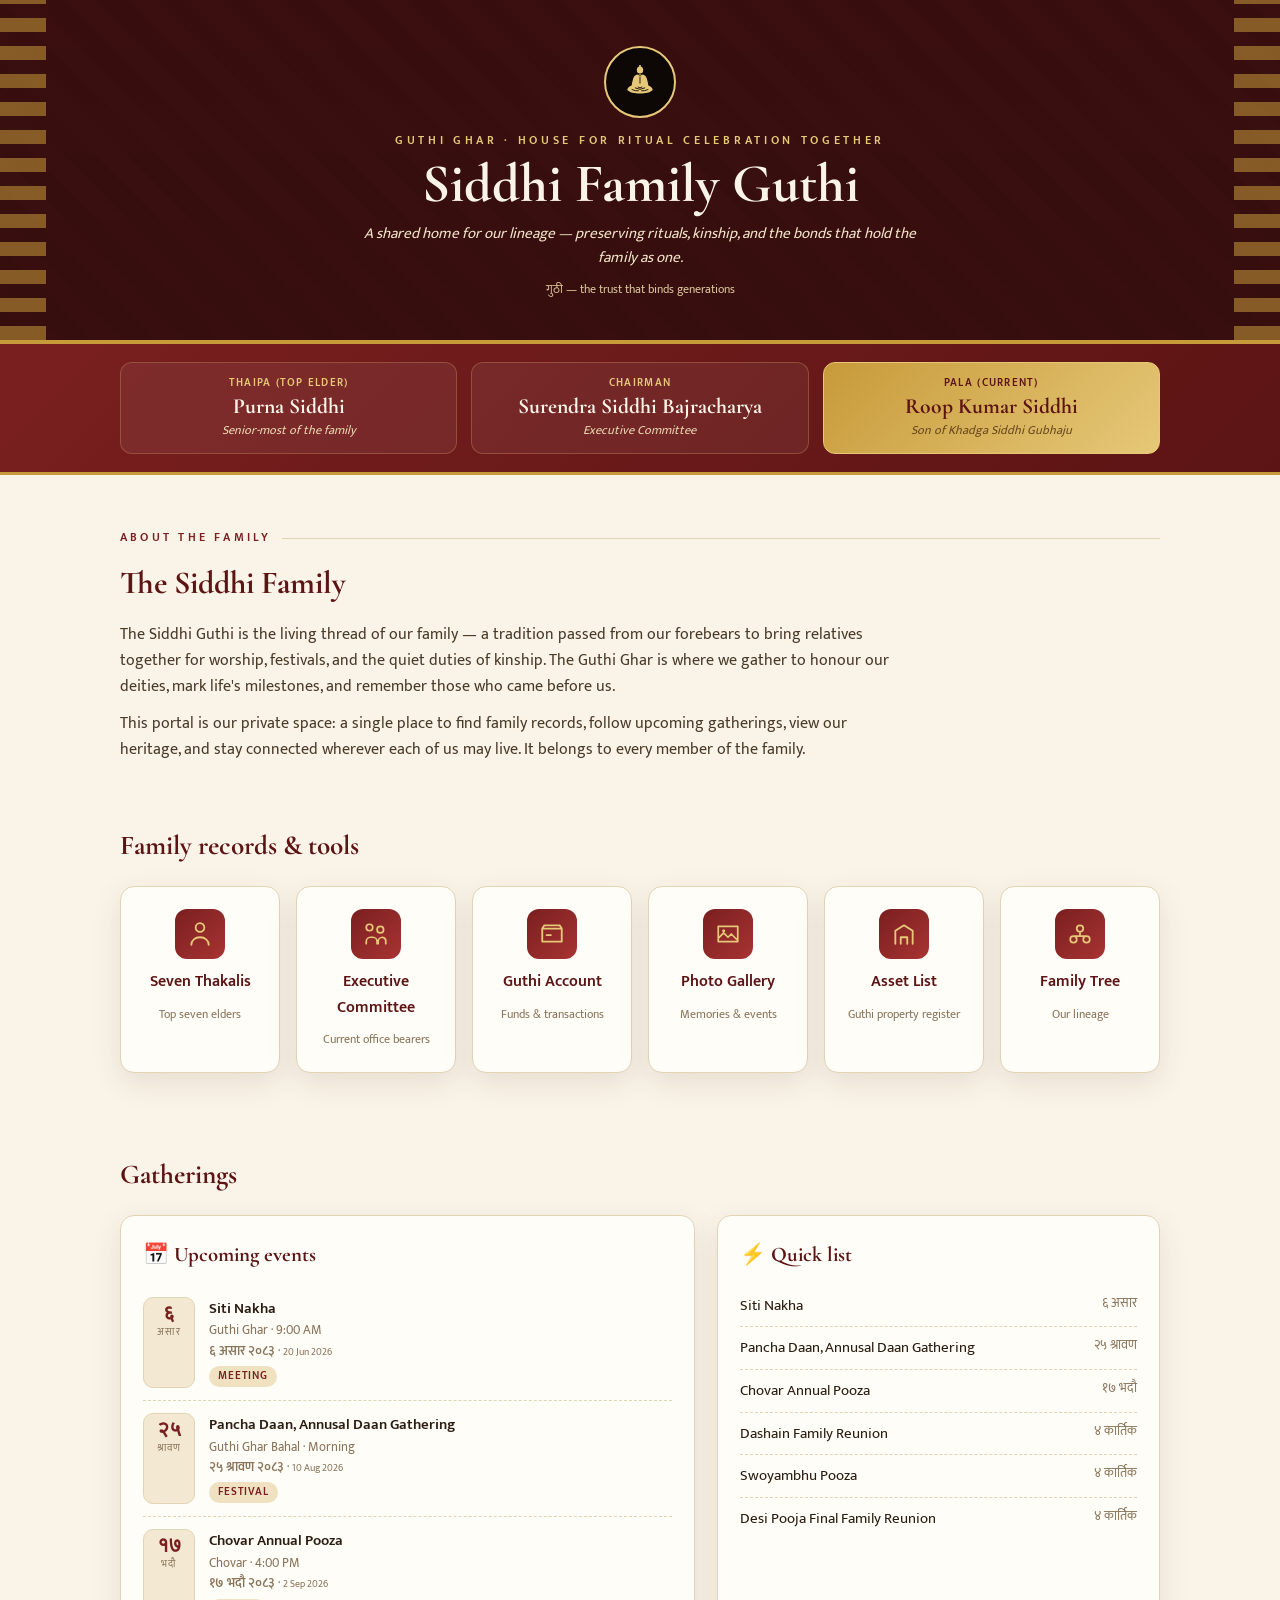
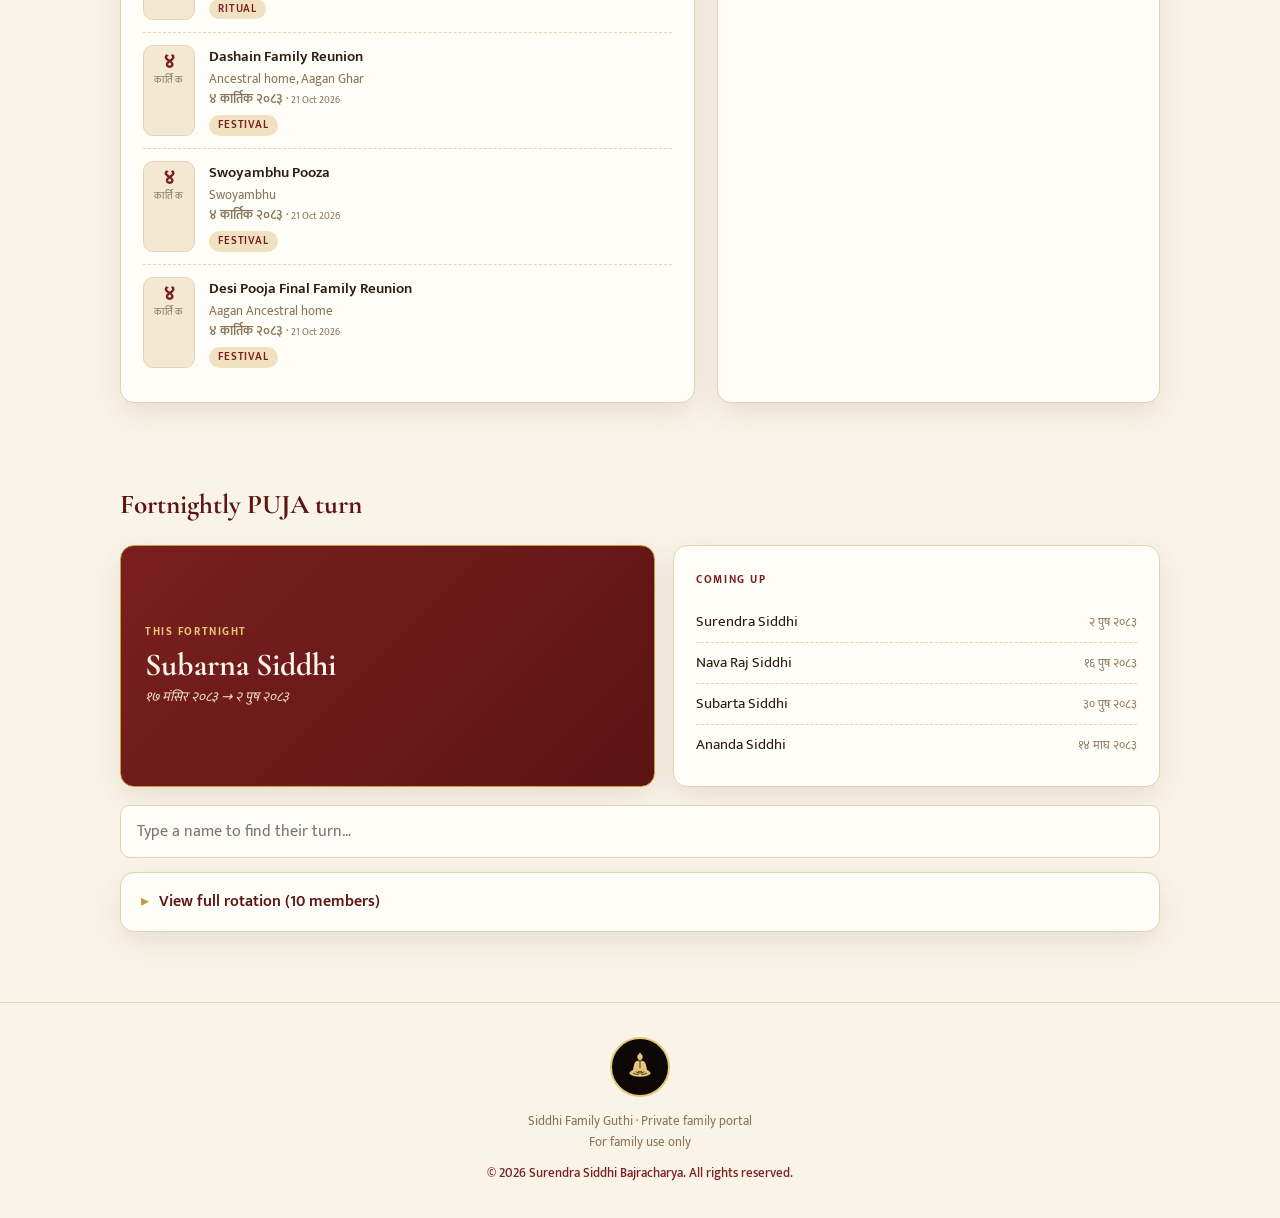
<file: index.html>
<!DOCTYPE html>
<html lang="en">
<head>
<meta charset="UTF-8">
<meta name="viewport" content="width=device-width, initial-scale=1.0">
<title>Siddhi Family Guthi</title>
<link rel="preconnect" href="https://fonts.googleapis.com">
<link rel="preconnect" href="https://fonts.gstatic.com" crossorigin>
<link href="https://fonts.googleapis.com/css2?family=Cormorant+Garamond:wght@500;600;700&family=Mukta:wght@300;400;500;600;700&display=swap" rel="stylesheet">
<link rel="stylesheet" href="styles.css">
</head>
<body>

<!-- Reusable ghanta (bell) + vajra emblem, side by side -->
<svg width="0" height="0" style="position:absolute" aria-hidden="true">
  <symbol id="emblem" viewBox="0 0 120 120">
    <g fill="var(--gold-soft)" stroke="none">
      <circle cx="60" cy="20" r="2.8"/>
      <ellipse cx="60" cy="30" rx="8" ry="9"/>
      <path d="M60 40 C 51 40, 45 44, 43 51 C 41 57, 40 63, 39 69 C 33 71, 29 75, 28 80 C 34 86, 46 89, 60 89 C 74 89, 86 86, 92 80 C 91 75, 87 71, 81 69 C 80 63, 79 57, 77 51 C 75 44, 69 40, 60 40 Z"/>
    </g>
    <g fill="none" stroke="#0d0805" stroke-width="2.2" stroke-linecap="round" stroke-linejoin="round">
      <path d="M54 41 q6 5 12 0"/>
      <path d="M60 47 v16"/>
      <path d="M48 75 q12 7 24 0"/>
      <path d="M55 73 q5 4 10 0"/>
      <path d="M40 79 q8 4 16 3 M80 79 q-8 4 -16 3"/>
    </g>
  </symbol>
</svg>

<header class="banner">
  <div class="crest"><svg class="emblem-svg"><use href="#emblem"/></svg></div>
  <div class="ghar">Guthi Ghar &middot; House for ritual celebration together</div>
  <h1>Siddhi Family Guthi</h1>
  <p class="sub">A shared home for our lineage &mdash; preserving rituals, kinship, and the bonds that hold the family as one.</p>
  <p class="meaning">&#2327;&#2369;&#2336;&#2368; &mdash; the trust that binds generations</p>
</header>

<!-- LEADERSHIP TRIO -->
<div class="lead-band">
  <div class="lead-inner" id="leadBand"></div>
</div>

<main class="wrap">

  <!-- ABOUT -->
  <section class="about" id="about">
    <div class="eyebrow">About the family</div>
    <h2>The Siddhi Family</h2>
    <p>The Siddhi Guthi is the living thread of our family &mdash; a tradition passed from our forebears to bring relatives together for worship, festivals, and the quiet duties of kinship. The Guthi Ghar is where we gather to honour our deities, mark life's milestones, and remember those who came before us.</p>
    <p>This portal is our private space: a single place to find family records, follow upcoming gatherings, view our heritage, and stay connected wherever each of us may live. It belongs to every member of the family.</p>
  </section>

  <!-- PORTAL BUTTONS -->
  <section class="sec" id="portal">
    <h3 class="sec-title">Family records &amp; tools</h3>
    <div class="grid" id="tiles"></div>
  </section>

  <!-- EVENTS -->
  <section class="sec" id="events">
    <h3 class="sec-title">Gatherings</h3>
    <div class="events">
      <div class="panel">
        <h3>&#128197; Upcoming events</h3>
        <div id="upcoming"></div>
      </div>
      <div class="panel">
        <h3>&#9889; Quick list</h3>
        <ul class="quick" id="quick"></ul>
      </div>
    </div>
  </section>

  <!-- PREY TURN -->
  <section class="sec" id="prey">
    <h3 class="sec-title">Fortnightly PUJA turn</h3>

    <!-- Spotlight: current + next few -->
    <div class="prey-spotlight">
      <div class="prey-now">
        <span class="now-label">This fortnight</span>
        <span class="now-name" id="nowName">&mdash;</span>
        <span class="now-dates" id="nowDates"></span>
      </div>
      <div class="prey-next">
        <span class="next-label">Coming up</span>
        <ul id="nextUp"></ul>
      </div>
    </div>

    <!-- Find your turn -->
    <div class="prey-find">
      <input type="search" id="preySearch" placeholder="Type a name to find their turn&hellip;" aria-label="Search for a member's turn">
      <div id="searchResult" class="search-result"></div>
    </div>

    <!-- Full rotation, collapsed -->
    <details class="prey-all">
      <summary>View full rotation (<span id="memberCount">0</span> members)</summary>
      <ul class="prey-list" id="preyList"></ul>
    </details>
  </section>

</main>

<footer>
  <div class="footer-emblem"><svg class="emblem-svg"><use href="#emblem"/></svg></div>
  Siddhi Family Guthi &middot; Private family portal<br>
  For family use only<br>
  <span class="copyright">&copy; <span id="year"></span> Surendra Siddhi Bajracharya. All rights reserved.</span>
</footer>

<!-- MODAL -->
<div class="overlay" id="overlay" role="dialog" aria-modal="true">
  <div class="modal">
    <div class="modal-bar">
      <h4 id="modalTitle">App</h4>
      <button id="closeBtn" aria-label="Close">&times;</button>
    </div>
    <div class="frame-clip">
      <div class="loading" id="loading"><span class="spin"></span> Loading&hellip;</div>
      <iframe id="frame" title="Family app"></iframe>
    </div>
  </div>
</div>

<script src="nepali-date.js"></script>
<script src="app.js"></script>
</body>
</html>
</file>
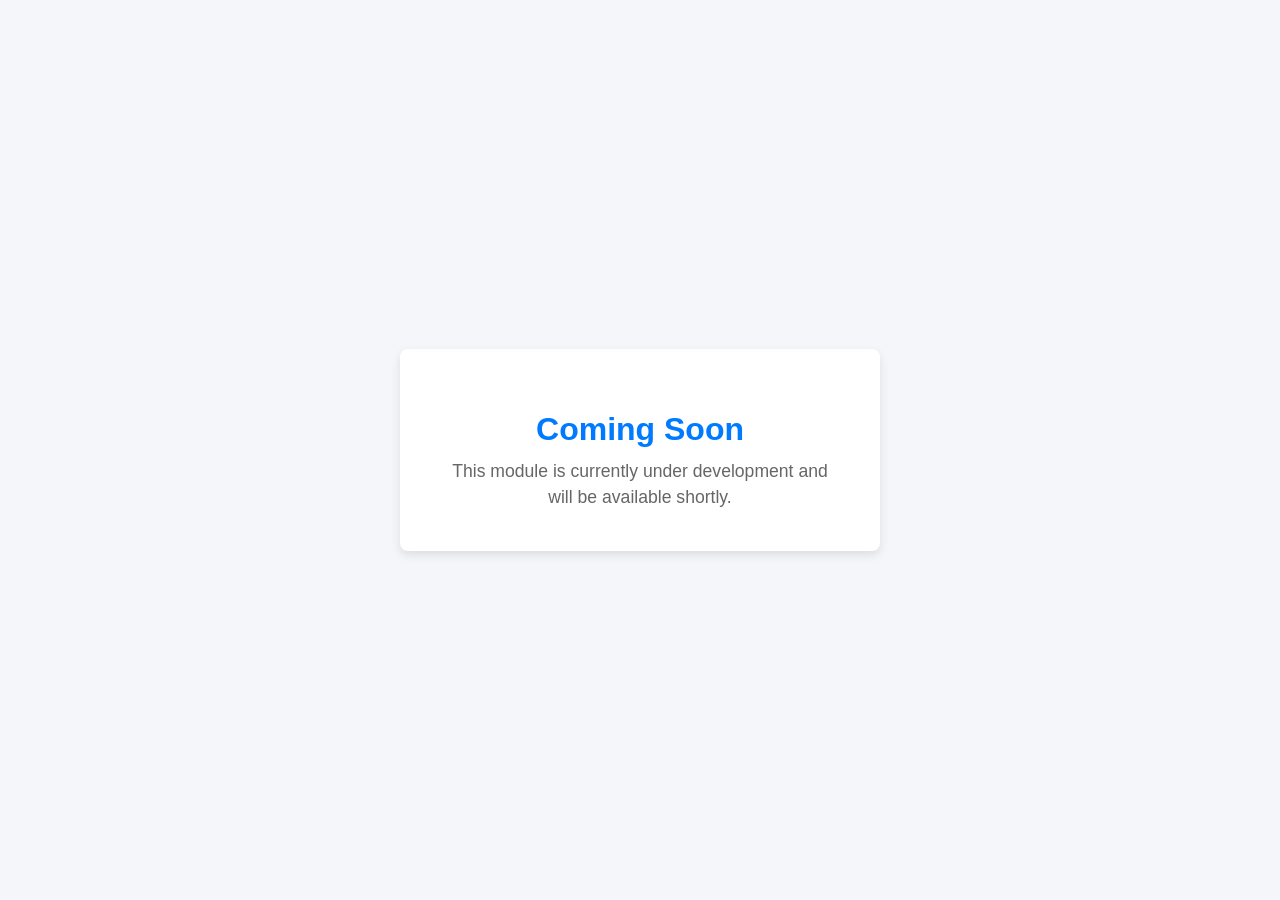
<file: comingsoon.html>
<!DOCTYPE html>
<html lang="en">
<head>
    <meta charset="UTF-8">
    <meta name="viewport" content="width=device-width, initial-scale=1.0">
    <title>Coming Soon</title>
    <style>
        body {
            font-family: Arial, sans-serif;
            background-color: #f4f6f9;
            color: #333;
            display: flex;
            justify-content: center;
            align-items: center;
            height: 100vh;
            margin: 0;
            text-align: center;
        }
        .container {
            background: white;
            padding: 40px;
            border-radius: 8px;
            box-shadow: 0 4px 10px rgba(0,0,0,0.1);
            max-width: 400px;
            width: 90%;
        }
        h1 { color: #007bff; margin-bottom: 10px; font-size: 2em; }
        p { color: #666; font-size: 1.1em; margin: 0; line-height: 1.5; }
    </style>
</head>
<body>

    <div class="container">
        <h1>Coming Soon</h1>
        <p>This module is currently under development and will be available shortly.</p>
    </div>

</body>
</html>
</file>
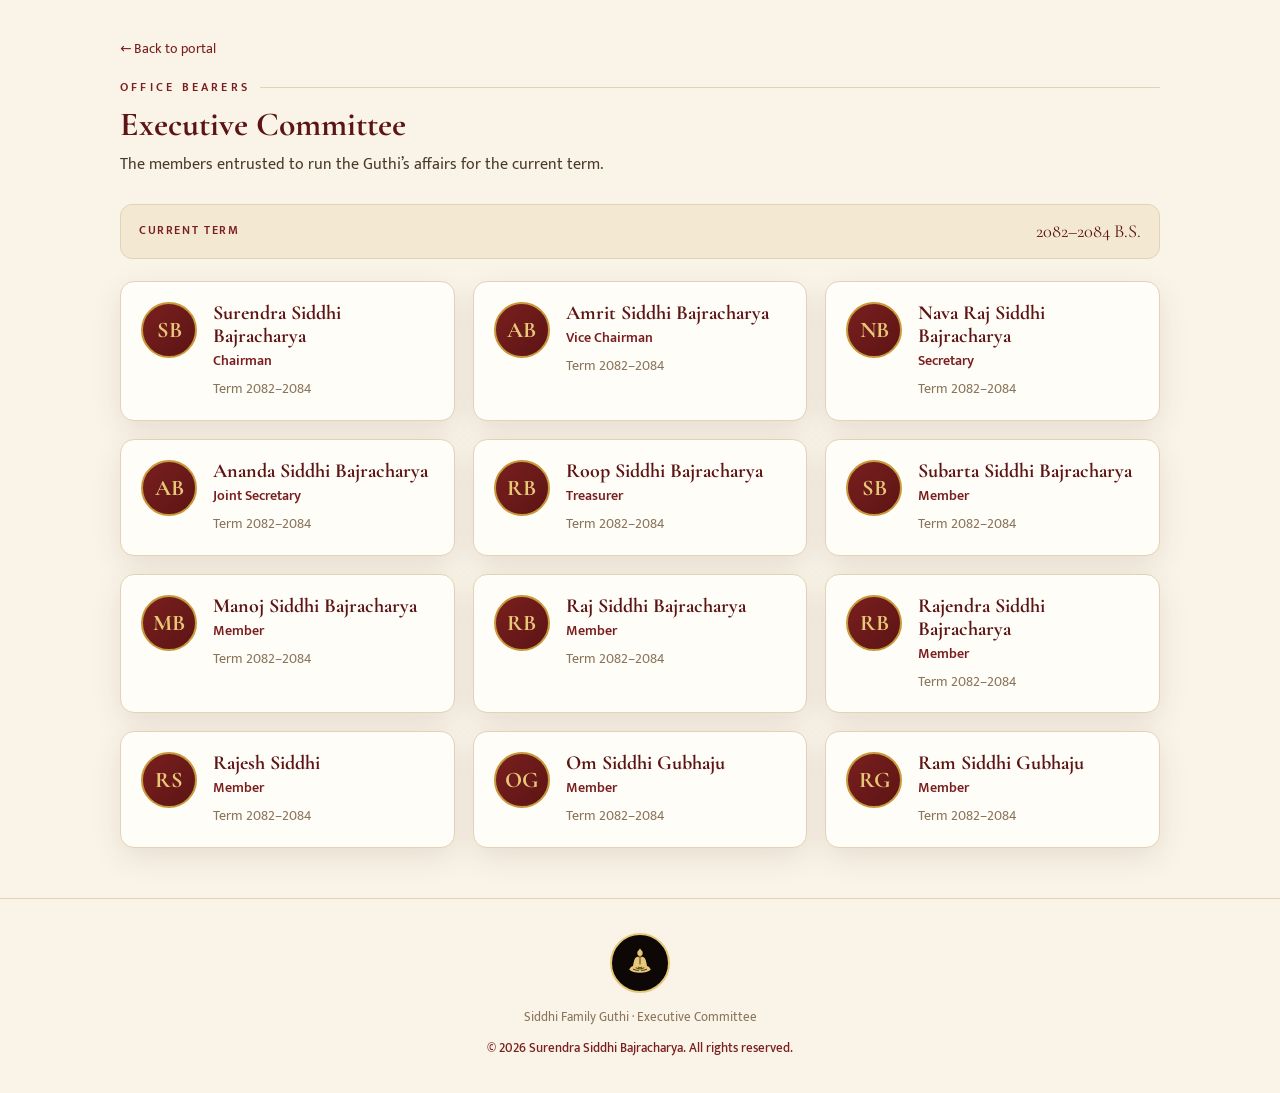
<file: committee.html>
<!DOCTYPE html>
<html lang="en">
<head>
<meta charset="UTF-8">
<meta name="viewport" content="width=device-width, initial-scale=1.0">
<title>Executive Committee · Siddhi Family Guthi</title>
<link rel="preconnect" href="https://fonts.googleapis.com">
<link rel="preconnect" href="https://fonts.gstatic.com" crossorigin>
<link href="https://fonts.googleapis.com/css2?family=Cormorant+Garamond:wght@500;600;700&family=Mukta:wght@300;400;500;600;700&display=swap" rel="stylesheet">
<link rel="stylesheet" href="styles.css">
</head>
<body class="subpage">

<!-- Reusable emblem (placeholder — swap this <symbol> block later) -->
<svg width="0" height="0" style="position:absolute" aria-hidden="true">
  <symbol id="emblem" viewBox="0 0 120 120">
    <g fill="var(--gold-soft)" stroke="none">
      <circle cx="60" cy="20" r="2.8"/>
      <ellipse cx="60" cy="30" rx="8" ry="9"/>
      <path d="M60 40 C 51 40, 45 44, 43 51 C 41 57, 40 63, 39 69 C 33 71, 29 75, 28 80 C 34 86, 46 89, 60 89 C 74 89, 86 86, 92 80 C 91 75, 87 71, 81 69 C 80 63, 79 57, 77 51 C 75 44, 69 40, 60 40 Z"/>
    </g>
    <g fill="none" stroke="#0d0805" stroke-width="2.2" stroke-linecap="round" stroke-linejoin="round">
      <path d="M54 41 q6 5 12 0"/>
      <path d="M60 47 v16"/>
      <path d="M48 75 q12 7 24 0"/>
      <path d="M55 73 q5 4 10 0"/>
      <path d="M40 79 q8 4 16 3 M80 79 q-8 4 -16 3"/>
    </g>
  </symbol>
</svg>

<main class="wrap">
  <a href="index.html" class="back-link" id="backLink">&larr; Back to portal</a>

  <div class="page-head">
    <div class="eyebrow">Office bearers</div>
    <h2>Executive Committee</h2>
    <p>The members entrusted to run the Guthi&rsquo;s affairs for the current term.</p>
  </div>

  <div class="term-banner">
    <span class="label">Current term</span>
    <span class="val" id="termVal">&mdash;</span>
  </div>

  <div class="people" id="peopleList"></div>
</main>

<footer>
  <div class="footer-emblem"><svg class="emblem-svg"><use href="#emblem"/></svg></div>
  Siddhi Family Guthi &middot; Executive Committee<br>
  <span class="copyright">&copy; <span id="year"></span> Surendra Siddhi Bajracharya. All rights reserved.</span>
</footer>

<script src="data.js"></script>
<script src="subpages.js"></script>
<script>renderCommittee();</script>
</body>
</html>
</file>
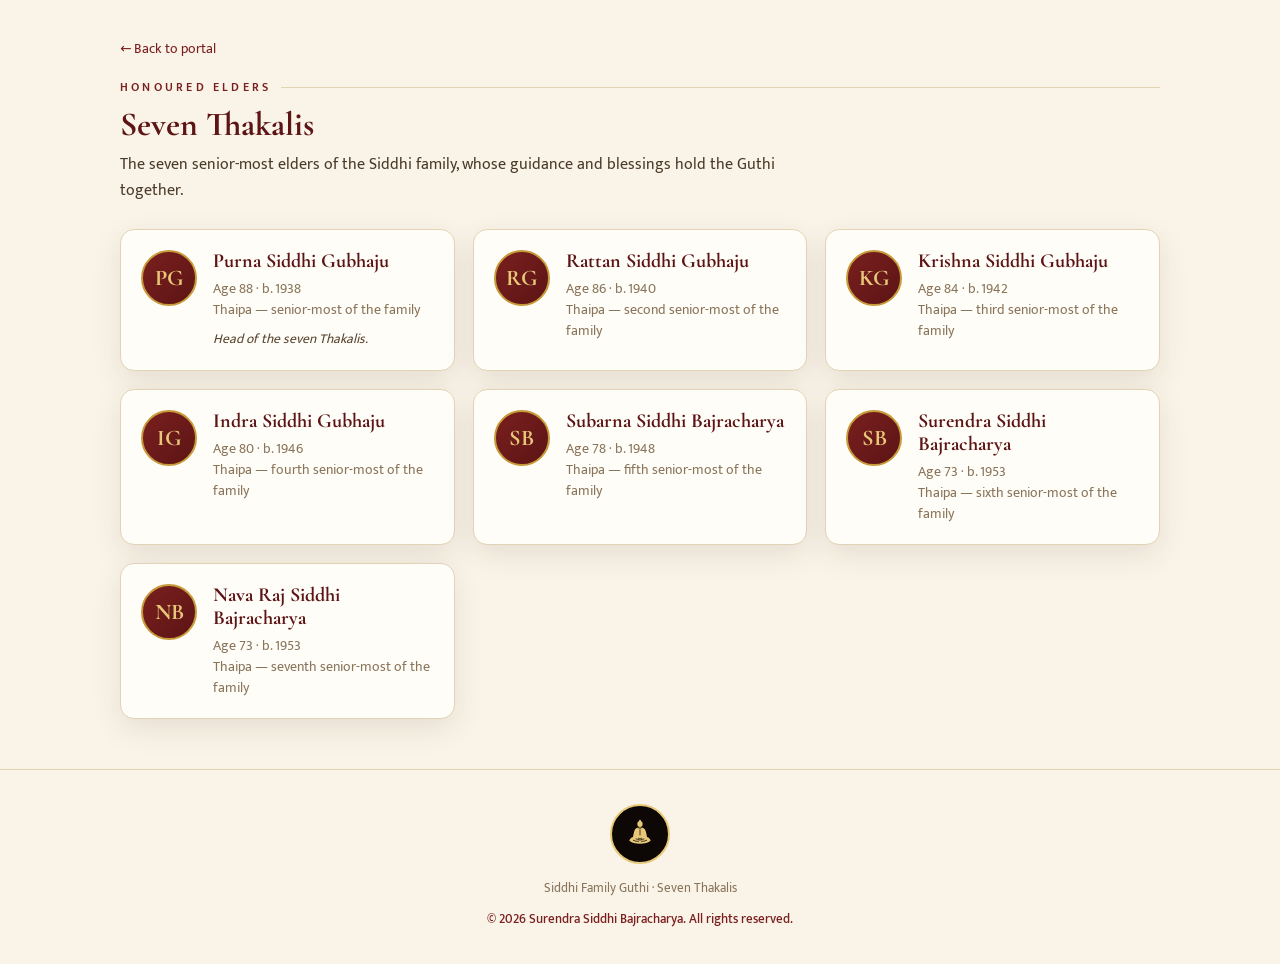
<file: elders.html>
<!DOCTYPE html>
<html lang="en">
<head>
<meta charset="UTF-8">
<meta name="viewport" content="width=device-width, initial-scale=1.0">
<title>Seven Thakalis · Siddhi Family Guthi</title>
<link rel="preconnect" href="https://fonts.googleapis.com">
<link rel="preconnect" href="https://fonts.gstatic.com" crossorigin>
<link href="https://fonts.googleapis.com/css2?family=Cormorant+Garamond:wght@500;600;700&family=Mukta:wght@300;400;500;600;700&display=swap" rel="stylesheet">
<link rel="stylesheet" href="styles.css">
</head>
<body class="subpage">

<!-- Reusable emblem (placeholder — swap this <symbol> block later) -->
<svg width="0" height="0" style="position:absolute" aria-hidden="true">
  <symbol id="emblem" viewBox="0 0 120 120">
    <g fill="var(--gold-soft)" stroke="none">
      <circle cx="60" cy="20" r="2.8"/>
      <ellipse cx="60" cy="30" rx="8" ry="9"/>
      <path d="M60 40 C 51 40, 45 44, 43 51 C 41 57, 40 63, 39 69 C 33 71, 29 75, 28 80 C 34 86, 46 89, 60 89 C 74 89, 86 86, 92 80 C 91 75, 87 71, 81 69 C 80 63, 79 57, 77 51 C 75 44, 69 40, 60 40 Z"/>
    </g>
    <g fill="none" stroke="#0d0805" stroke-width="2.2" stroke-linecap="round" stroke-linejoin="round">
      <path d="M54 41 q6 5 12 0"/>
      <path d="M60 47 v16"/>
      <path d="M48 75 q12 7 24 0"/>
      <path d="M55 73 q5 4 10 0"/>
      <path d="M40 79 q8 4 16 3 M80 79 q-8 4 -16 3"/>
    </g>
  </symbol>
</svg>

<main class="wrap">
  <a href="index.html" class="back-link" id="backLink">&larr; Back to portal</a>

  <div class="page-head">
    <div class="eyebrow">Honoured elders</div>
    <h2>Seven Thakalis</h2>
    <p>The seven senior-most elders of the Siddhi family, whose guidance and blessings hold the Guthi together.</p>
  </div>

  <div class="people" id="peopleList"></div>
</main>

<footer>
  <div class="footer-emblem"><svg class="emblem-svg"><use href="#emblem"/></svg></div>
  Siddhi Family Guthi &middot; Seven Thakalis<br>
  <span class="copyright">&copy; <span id="year"></span> Surendra Siddhi Bajracharya. All rights reserved.</span>
</footer>

<script src="data.js"></script>
<script src="subpages.js"></script>
<script>renderElders();</script>
</body>
</html>
</file>
<file: styles.css>
:root{
    --ink:#2b1d12;
    --maroon:#7a1f1f;
    --maroon-deep:#5c1414;
    --gold:#c79a3a;
    --gold-soft:#e6c878;
    --paper:#faf4e8;
    --paper-2:#f3e8d2;
    --card:#fffdf8;
    --line:#e2d3b4;
    --muted:#8a755b;
    --shadow:0 10px 30px rgba(60,30,10,.10);
  }
  *{box-sizing:border-box;margin:0;padding:0}
  html{scroll-behavior:smooth}
  body{
    font-family:'Mukta',system-ui,sans-serif;
    color:var(--ink);
    background:var(--paper);
    line-height:1.6;
  }
  a{color:inherit}

  /* ---------- Banner ---------- */
  .banner{
    position:relative;
    background:
      linear-gradient(rgba(46,12,12,.78),rgba(46,12,12,.82)),
      repeating-linear-gradient(45deg,#5c1414 0 22px,#641717 22px 44px);
    color:var(--paper);
    text-align:center;
    padding:46px 20px 40px;
    border-bottom:4px solid var(--gold);
  }
  .banner::before,.banner::after{
    content:"";position:absolute;top:0;bottom:0;width:46px;
    background:repeating-linear-gradient(0deg,var(--gold) 0 14px,transparent 14px 28px);
    opacity:.55;
  }
  .banner::before{left:0}
  .banner::after{right:0}
  .crest{
    width:72px;height:72px;margin:0 auto 14px;border-radius:50%;
    display:flex;align-items:center;justify-content:center;
    border:2px solid var(--gold-soft);
    background:#0d0805;
  }
  .crest .emblem-svg{width:48px;height:48px}
  .emblem-svg{display:block}
  .ghar{
    font-family:'Mukta',sans-serif;font-weight:600;letter-spacing:.32em;
    text-transform:uppercase;font-size:.72rem;color:var(--gold-soft);
  }
  .banner h1{
    font-family:'Cormorant Garamond',serif;font-weight:700;
    font-size:clamp(2.1rem,6vw,3.4rem);line-height:1.05;margin:6px 0 8px;
  }
  .banner .sub{font-size:.95rem;color:#f0e3c7;font-style:italic;max-width:560px;margin:0 auto}
  .banner .meaning{font-size:.78rem;color:#d8c39a;margin-top:10px}

  .wrap{max-width:1080px;margin:0 auto;padding:0 20px}

  /* ---------- About ---------- */
  .about{padding:54px 0 10px}
  .eyebrow{
    font-weight:600;letter-spacing:.28em;text-transform:uppercase;
    font-size:.72rem;color:var(--maroon);margin-bottom:10px;
    display:flex;align-items:center;gap:10px;
  }
  .eyebrow::after{content:"";height:1px;flex:1;background:var(--line)}
  .about h2{font-family:'Cormorant Garamond',serif;font-size:2rem;color:var(--maroon-deep);margin-bottom:14px}
  .about p{max-width:780px;color:#4a3a29;margin-bottom:12px}

  /* ---------- Section heads ---------- */
  .sec{padding:40px 0}
  .sec-title{font-family:'Cormorant Garamond',serif;font-size:1.7rem;color:var(--maroon-deep);margin-bottom:18px}

  /* ---------- Portal buttons ---------- */
  .grid{display:grid;grid-template-columns:repeat(auto-fit,minmax(155px,1fr));gap:16px}
  .tile{
    background:var(--card);border:1px solid var(--line);border-radius:14px;
    padding:22px 18px;text-align:center;cursor:pointer;
    box-shadow:var(--shadow);transition:transform .18s ease,border-color .18s ease,box-shadow .18s ease;
    display:flex;flex-direction:column;align-items:center;gap:10px;
    font:inherit;color:inherit;
  }
  .tile:hover,.tile:focus-visible{
    transform:translateY(-4px);border-color:var(--gold);
    box-shadow:0 16px 36px rgba(122,31,31,.16);outline:none;
  }
  .tile .ic{
    width:50px;height:50px;border-radius:12px;display:flex;align-items:center;justify-content:center;
    background:linear-gradient(135deg,#7a1f1f,#a83333);color:var(--gold-soft);
  }
  .tile .ic svg{width:26px;height:26px}
  .tile .t{font-weight:600;font-size:1rem;color:var(--maroon-deep)}
  .tile .d{font-size:.78rem;color:var(--muted)}

  /* ---------- Events ---------- */
  .events{display:grid;grid-template-columns:1.3fr 1fr;gap:22px}
  .panel{background:var(--card);border:1px solid var(--line);border-radius:14px;padding:22px;box-shadow:var(--shadow)}
  .panel h3{font-family:'Cormorant Garamond',serif;font-size:1.3rem;color:var(--maroon-deep);margin-bottom:14px;display:flex;align-items:center;gap:8px}
  .ev{display:flex;gap:14px;padding:12px 0;border-bottom:1px dashed var(--line)}
  .ev:last-child{border-bottom:none}
  .date{
    flex-shrink:0;width:52px;text-align:center;background:var(--paper-2);
    border:1px solid var(--line);border-radius:10px;padding:6px 0;
  }
  .date .d{font-family:'Cormorant Garamond',serif;font-weight:700;font-size:1.3rem;color:var(--maroon);line-height:1}
  .date .m{font-size:.62rem;text-transform:uppercase;letter-spacing:.12em;color:var(--muted)}
  .ev .info{flex:1}
  .ev .info .name{font-weight:600;font-size:.96rem}
  .ev .info .meta{font-size:.8rem;color:var(--muted)}
  .pill{display:inline-block;font-size:.66rem;font-weight:600;text-transform:uppercase;letter-spacing:.08em;
    padding:2px 9px;border-radius:20px;background:#f0e1c1;color:var(--maroon);margin-top:4px}
  .quick li{list-style:none;padding:9px 0;border-bottom:1px dashed var(--line);display:flex;justify-content:space-between;font-size:.92rem}
  .quick li:last-child{border-bottom:none}
  .quick .tag{color:var(--muted);font-size:.8rem}

  /* ---------- Modal / iframe ---------- */
  .overlay{
    position:fixed;inset:0;background:rgba(35,15,8,.6);backdrop-filter:blur(3px);
    display:none;align-items:center;justify-content:center;padding:8px;z-index:50;
  }
  .overlay.on{display:flex}
  .modal{
    background:var(--card);border-radius:16px;width:100%;max-width:1200px;height:94vh;
    display:flex;flex-direction:column;overflow:hidden;border:1px solid var(--gold);
    box-shadow:0 30px 80px rgba(0,0,0,.4);
    /* per-app clip amount (px) to hide a provider banner; default 0 = no clip */
    --clip:0px;
  }
  .modal-bar{
    display:flex;align-items:center;justify-content:space-between;
    background:linear-gradient(135deg,var(--maroon),var(--maroon-deep));color:var(--paper);
    padding:7px 16px;
  }
  .modal-bar h4{font-family:'Cormorant Garamond',serif;font-size:1.05rem;font-weight:600}
  .modal-bar button{background:rgba(255,255,255,.15);border:none;color:#fff;width:30px;height:30px;
    border-radius:8px;font-size:1.1rem;cursor:pointer;transition:background .15s}
  .modal-bar button:hover{background:rgba(255,255,255,.3)}
  /* iframe wrapper; clip is configurable per app via --clip (0 by default) */
  .frame-clip{flex:1;position:relative;overflow:hidden;background:var(--paper)}
  .frame-clip iframe{
    position:absolute;left:0;width:100%;border:0;
    top:calc(-1 * var(--clip));        /* hide top var(--clip)px if a banner needs hiding */
    height:calc(100% + var(--clip));
  }
  .loading{position:absolute;inset:0;display:flex;align-items:center;justify-content:center;
    color:var(--muted);font-style:italic;gap:10px}
  .spin{width:18px;height:18px;border:2px solid var(--line);border-top-color:var(--maroon);border-radius:50%;animation:r 1s linear infinite}
  @keyframes r{to{transform:rotate(360deg)}}

  footer{text-align:center;padding:34px 20px;color:var(--muted);font-size:.82rem;border-top:1px solid var(--line);margin-top:30px}
  footer .om{color:var(--maroon);font-family:'Cormorant Garamond',serif;font-size:1.4rem}
  .footer-emblem{width:60px;height:60px;margin:0 auto 14px;border-radius:50%;background:#0d0805;border:2px solid var(--gold-soft);display:flex;align-items:center;justify-content:center}
  .footer-emblem .emblem-svg{width:40px;height:40px}
  footer .copyright{display:inline-block;margin-top:10px;color:var(--maroon);font-weight:500}

  /* ---------- Leadership trio band ---------- */
  .lead-band{background:linear-gradient(135deg,var(--maroon),var(--maroon-deep));border-bottom:3px solid var(--gold)}
  .lead-inner{max-width:1080px;margin:0 auto;padding:18px 20px;display:grid;grid-template-columns:repeat(3,1fr);gap:14px}
  .lead-card{display:flex;flex-direction:column;align-items:center;gap:2px;text-align:center;padding:12px 14px;border-radius:12px;background:rgba(255,255,255,.06);border:1px solid rgba(230,200,120,.25)}
  .lead-role{font-weight:600;letter-spacing:.12em;text-transform:uppercase;font-size:.66rem;color:var(--gold-soft)}
  .lead-name{font-family:'Cormorant Garamond',serif;font-weight:700;font-size:1.35rem;color:var(--paper);line-height:1.15}
  .lead-sub{font-size:.78rem;color:#e9d6b0;font-style:italic}
  .lead-card.is-pala{background:linear-gradient(135deg,var(--gold),var(--gold-soft));border-color:var(--gold-soft)}
  .lead-card.is-pala .lead-role{color:var(--maroon-deep)}
  .lead-card.is-pala .lead-name{color:var(--maroon-deep)}
  .lead-card.is-pala .lead-sub{color:#6b4a1e}

  /* ---------- Prey turn ---------- */
  .prey-spotlight{display:grid;grid-template-columns:1.1fr 1fr;gap:18px;margin-bottom:18px}
  .prey-now{background:linear-gradient(135deg,var(--maroon),var(--maroon-deep));color:var(--paper);border-radius:14px;padding:24px;box-shadow:var(--shadow);display:flex;flex-direction:column;justify-content:center;border:1px solid var(--gold)}
  .now-label{font-size:.7rem;font-weight:700;text-transform:uppercase;letter-spacing:.14em;color:var(--gold-soft)}
  .now-name{font-family:'Cormorant Garamond',serif;font-weight:700;font-size:2rem;line-height:1.1;margin:6px 0 4px}
  .now-dates{font-size:.85rem;color:#f0e3c7;font-style:italic}
  .prey-next{background:var(--card);border:1px solid var(--line);border-radius:14px;padding:20px 22px;box-shadow:var(--shadow)}
  .next-label{font-size:.7rem;font-weight:700;text-transform:uppercase;letter-spacing:.14em;color:var(--maroon)}
  .prey-next ul{list-style:none;margin-top:10px}
  .prey-next li{display:flex;justify-content:space-between;align-items:baseline;padding:8px 0;border-bottom:1px dashed var(--line);font-size:.95rem}
  .prey-next li:last-child{border-bottom:none}
  .prey-next li .pos{font-size:.72rem;color:var(--muted);margin-left:10px}

  .prey-find{margin-bottom:14px}
  .prey-find input{width:100%;padding:13px 16px;border:1px solid var(--line);border-radius:10px;background:var(--card);font:inherit;color:var(--ink)}
  .prey-find input:focus{outline:none;border-color:var(--gold);box-shadow:0 0 0 3px rgba(199,154,58,.18)}
  .search-result{margin-top:10px;font-size:.92rem}
  .search-result .hit{background:var(--paper-2);border:1px solid var(--gold);border-radius:10px;padding:12px 16px;display:flex;justify-content:space-between;align-items:baseline;gap:10px}
  .search-result .hit .nm{font-weight:600;color:var(--maroon-deep)}
  .search-result .hit .when{font-size:.85rem;color:var(--muted)}
  .search-result .none{color:var(--muted);padding:6px 2px}

  .prey-all{background:var(--card);border:1px solid var(--line);border-radius:14px;box-shadow:var(--shadow)}
  .prey-all summary{cursor:pointer;padding:16px 20px;font-weight:600;color:var(--maroon-deep);list-style:none}
  .prey-all summary::-webkit-details-marker{display:none}
  .prey-all summary::before{content:"\25B8";display:inline-block;margin-right:10px;color:var(--gold);transition:transform .2s}
  .prey-all[open] summary::before{transform:rotate(90deg)}
  .prey-list{list-style:none;padding:0 20px 18px;display:grid;grid-template-columns:repeat(auto-fill,minmax(230px,1fr));gap:8px}
  .prey-list li{display:flex;align-items:center;gap:10px;padding:9px 12px;border:1px solid var(--line);border-radius:9px;background:var(--paper);font-size:.9rem}
  .prey-list li .num{flex-shrink:0;font-size:.72rem;font-weight:600;color:var(--muted);width:30px}
  .prey-list li .who{font-weight:500;color:var(--ink)}
  .prey-list li.current{background:linear-gradient(135deg,#fbe9c4,#f6dba0);border-color:var(--gold)}
  .prey-list li.current .who{color:var(--maroon-deep);font-weight:700}
  .prey-list li.deceased{opacity:.5}
  .prey-list li.deceased .who{text-decoration:line-through}
  .prey-list li.deceased::after{content:"";margin-left:auto}

  @media(max-width:760px){
    .events{grid-template-columns:1fr}
    .prey-spotlight{grid-template-columns:1fr}
    .lead-inner{grid-template-columns:1fr}
    .banner::before,.banner::after{display:none}
  }
  @media(prefers-reduced-motion:reduce){*{animation:none!important;transition:none!important}}

  /* ============================================================
     Sub-page styles (Elder Persons, Executive Committee)
     ============================================================ */
  .subpage{padding:0}
  .subpage .wrap{padding-top:36px;padding-bottom:20px}
  .page-head{margin-bottom:26px}
  .page-head .eyebrow{margin-bottom:10px}
  .page-head h2{font-family:'Cormorant Garamond',serif;font-size:2.1rem;color:var(--maroon-deep);line-height:1.1}
  .page-head p{color:#4a3a29;max-width:680px;margin-top:8px}

  /* person cards */
  .people{display:grid;grid-template-columns:repeat(auto-fill,minmax(260px,1fr));gap:18px}
  .person{background:var(--card);border:1px solid var(--line);border-radius:14px;padding:20px;box-shadow:var(--shadow);display:flex;gap:16px;align-items:flex-start;transition:transform .15s ease,border-color .15s ease}
  .person:hover{transform:translateY(-3px);border-color:var(--gold)}
  .monogram{flex-shrink:0;width:56px;height:56px;border-radius:50%;display:flex;align-items:center;justify-content:center;font-family:'Cormorant Garamond',serif;font-weight:700;font-size:1.4rem;color:var(--gold-soft);background:linear-gradient(135deg,var(--maroon),var(--maroon-deep));border:2px solid var(--gold)}
  .person .pname{font-family:'Cormorant Garamond',serif;font-weight:700;font-size:1.25rem;color:var(--maroon-deep);line-height:1.15}
  .person .prole{font-weight:600;font-size:.9rem;color:var(--maroon);margin-top:2px}
  .person .pmeta{font-size:.86rem;color:var(--muted);margin-top:6px;line-height:1.5}
  .person .pmeta .row{display:block}
  .person .pmeta a{color:var(--maroon);text-decoration:none}
  .person .pmeta a:hover{text-decoration:underline}
  .person .pnote{font-size:.85rem;color:#5a4630;font-style:italic;margin-top:8px}

  /* committee: term banner */
  .term-banner{background:var(--paper-2);border:1px solid var(--line);border-radius:12px;padding:12px 18px;margin-bottom:22px;display:flex;justify-content:space-between;align-items:center;flex-wrap:wrap;gap:8px}
  .term-banner .label{font-size:.72rem;font-weight:600;letter-spacing:.14em;text-transform:uppercase;color:var(--maroon)}
  .term-banner .val{font-family:'Cormorant Garamond',serif;font-size:1.15rem;color:var(--maroon-deep)}

  /* back link for standalone viewing */
  .back-link{display:inline-flex;align-items:center;gap:6px;font-size:.85rem;color:var(--maroon);text-decoration:none;margin-bottom:18px}
  .back-link:hover{text-decoration:underline}

  /* date display: BS primary, AD secondary */
  .date-bs{font-weight:600}
  .date-ad{font-size:.82em;color:var(--muted)}
</file>
